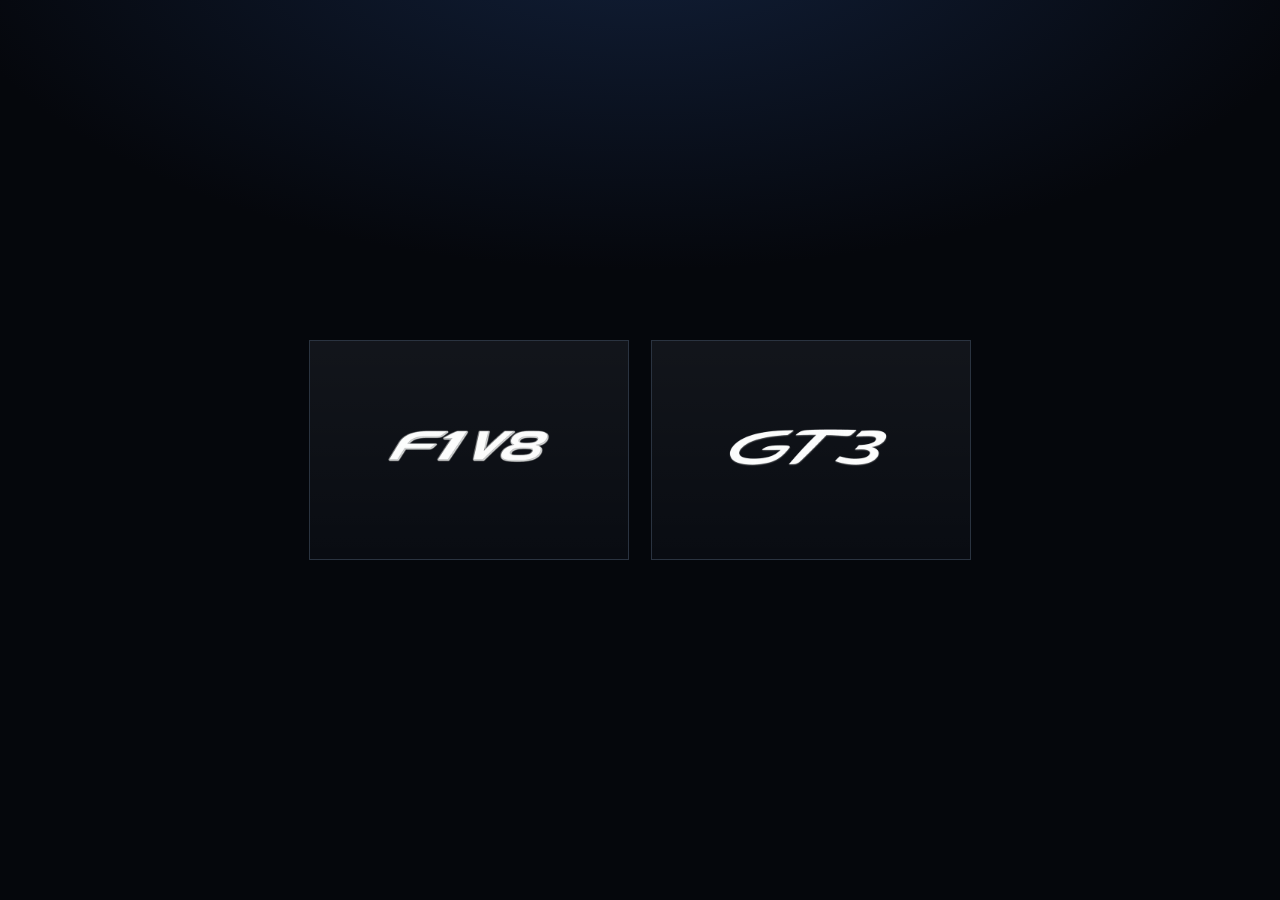
<file: index.html>
<!DOCTYPE html>
<html lang="pt-BR">
<head>
    <meta charset="UTF-8">
    <meta name="viewport" content="width=device-width, initial-scale=1.0">
    <title>Engine Sound Simulator</title>
    <link rel="stylesheet" href="launcher.css">
</head>
<body>
    <main class="launcher">
        <div class="launcher__list">
            <!-- Cada cartão abre o projeto original, intacto, na sua pasta. -->
            <a class="car" href="f1/index.html" aria-label="F1 V8">
                <img class="car__logo" src="assets/images/logo.png" alt="F1 V8">
            </a>

            <a class="car" href="gt3/index.html" aria-label="GT3">
                <img class="car__logo" src="assets/images/logo_gt3.png" alt="GT3">
            </a>
        </div>
    </main>
</body>
</html>
</file>
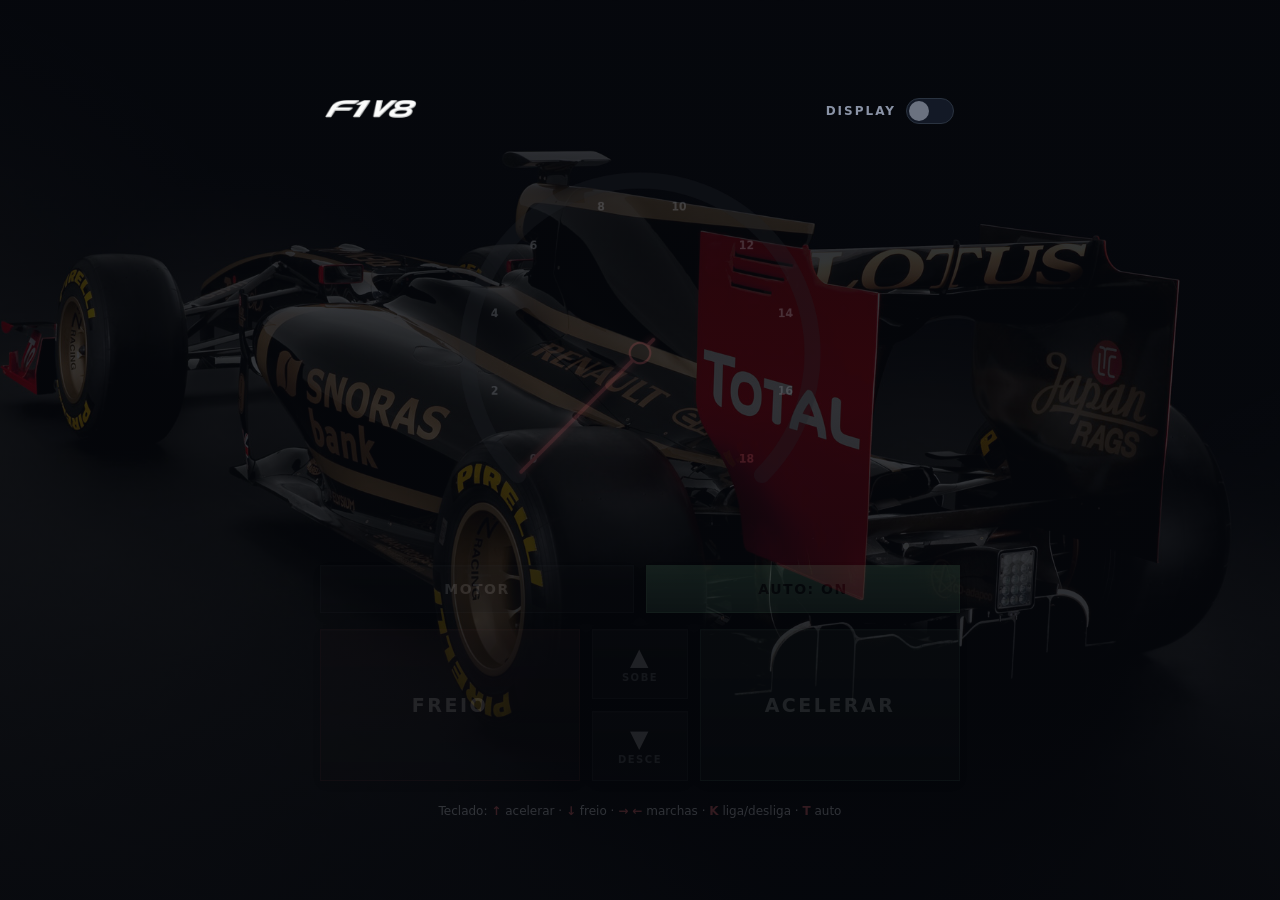
<file: f1/index.html>
<!DOCTYPE html>
<html lang="pt-BR">
<head>
    <meta charset="UTF-8">
    <meta name="viewport" content="width=device-width, initial-scale=1.0">
    <title>F1 V8 Engine Simulator</title>
    <link rel="stylesheet" href="css/style.css">
</head>
<body>
    <main class="dashboard">
        <header class="dashboard__header">
            <img id="vehicle-logo" class="dashboard__logo" src="img/logo.png" alt="F1 V8">

            <button id="display-switch" class="switch" aria-pressed="false" disabled>
                <span class="switch__label">DISPLAY</span>
                <span class="switch__track"><span class="switch__thumb"></span></span>
            </button>
        </header>

        <section class="cluster">
          <div class="cluster__gauge">
            <canvas id="tach" class="tach" width="520" height="520"></canvas>
            <canvas id="tach-needle" class="tach__needle" width="520" height="520"></canvas>

            <div class="cluster__gear readout readout--gear">
                <span class="readout__value" id="gear-value">N</span>
            </div>

            <div class="cluster__digits">
                <div class="readout readout--rpm">
                    <span class="readout__value" id="rpm-value">0</span>
                    <span class="readout__label">RPM</span>
                </div>
                <div class="readout readout--speed">
                    <span class="readout__value" id="speed-value">0</span>
                    <span class="readout__label">KM/H</span>
                </div>
            </div>
          </div><!-- /cluster__gauge -->
        </section>

        <section class="controls">
            <div class="controls__row controls__row--util">
                <button id="btn-engine" class="btn btn--util" disabled>MOTOR</button>
                <button id="btn-auto" class="btn btn--util" disabled>AUTO: OFF</button>
            </div>

            <div class="controls__row controls__row--main">
                <button id="btn-brake" class="btn btn--pedal btn--brake" disabled>FREIO</button>

                <div class="controls__gears">
                    <button id="btn-up" class="btn btn--gear" disabled>
                        <span class="btn--gear__ico">▲</span>
                        <span class="btn--gear__cap">SOBE</span>
                    </button>
                    <button id="btn-down" class="btn btn--gear" disabled>
                        <span class="btn--gear__ico">▼</span>
                        <span class="btn--gear__cap">DESCE</span>
                    </button>
                </div>

                <button id="btn-gas" class="btn btn--pedal btn--gas" disabled>ACELERAR</button>
            </div>

            <p class="hint">
                Teclado: <strong>↑</strong> acelerar ·
                <strong>↓</strong> freio ·
                <strong>→ ←</strong> marchas ·
                <strong>K</strong> liga/desliga ·
                <strong>T</strong> auto
            </p>
        </section>
    </main>

    <script type="module" src="js/app.js"></script>
</body>
</html>
</file>
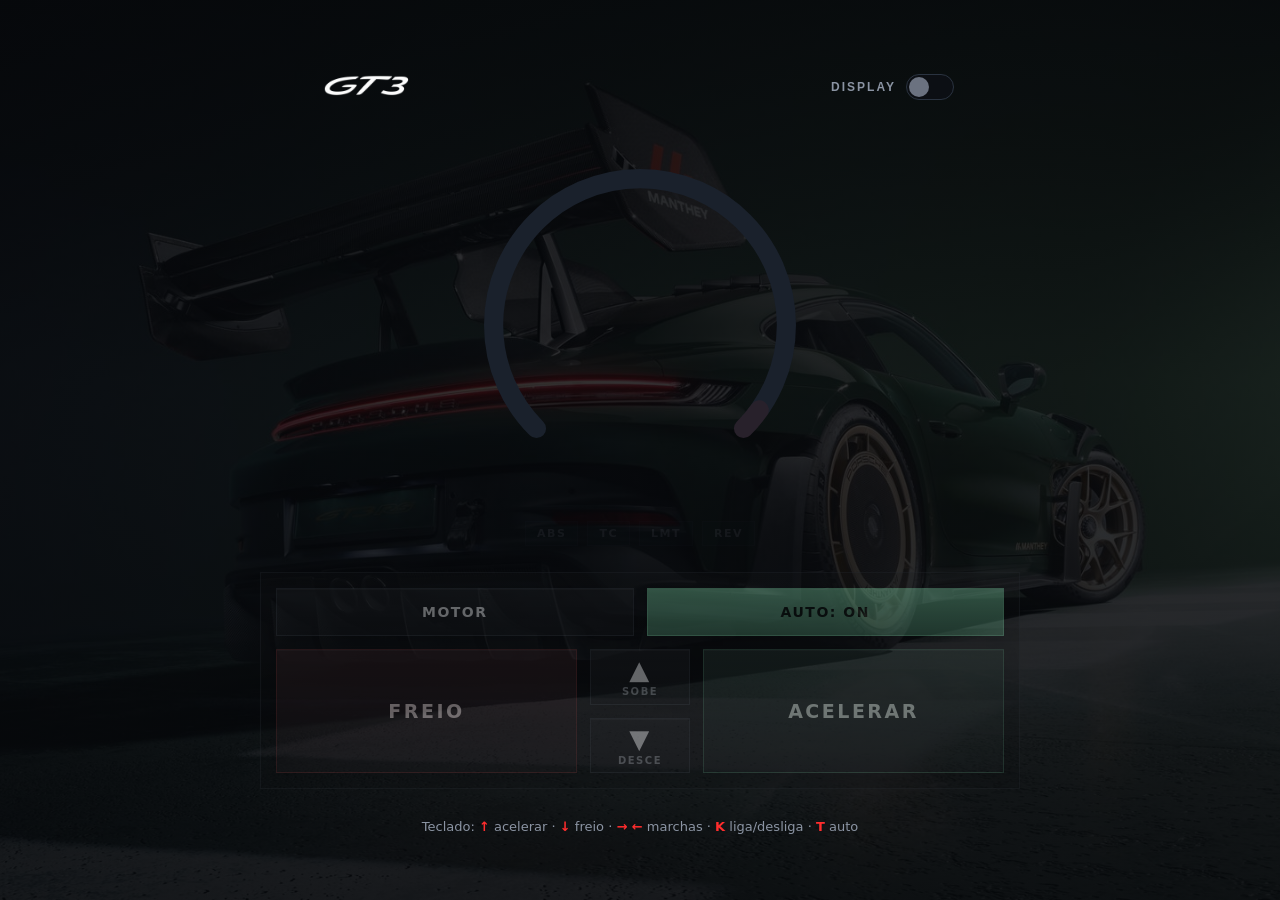
<file: gt3/index.html>
<!DOCTYPE html>
<html lang="pt-BR">
<head>
  <meta charset="UTF-8" />
  <meta name="viewport" content="width=device-width, initial-scale=1.0, maximum-scale=1.0, user-scalable=no" />
  <title>GT3 Sounds</title>
  <link rel="stylesheet" href="css/style.css" />
</head>
<body>
  <!-- Palco principal do simulador (visível desde o início). -->
  <main id="stage" class="stage">
    <div class="stage__inner">
      <!-- Cabeçalho: identidade + chave DISPLAY que liga o painel. -->
      <header class="topbar">
        <img class="topbar__logo" src="img/logo.png" alt="GT3 Screamer" />
        <button id="display-switch" class="switch" type="button" aria-pressed="false"
                aria-label="Ligar display">
          <span class="switch__label">DISPLAY</span>
          <span class="switch__track"><span class="switch__knob"></span></span>
        </button>
      </header>

      <!-- O painel digital é montado aqui por dashboard.js (começa apagado). -->
      <div id="dashboard"></div>

      <!-- Painel de controle na tela (toque/mouse). O teclado também funciona.
           Fica desabilitado até a chave DISPLAY ligar o sistema. -->
      <div class="pad is-disabled" id="pad">
        <!-- Linha superior: ações discretas -->
        <div class="pad__row pad__row--top">
          <button id="ign-button" type="button" class="btn btn--util">MOTOR</button>
          <button id="auto-button" type="button" class="btn btn--util is-active">AUTO: ON</button>
        </div>

        <!-- Linha principal: freio | marchas | acelerador -->
        <div class="pad__row pad__row--main">
          <button id="brake-button" type="button" class="btn btn--pedal btn--brake">FREIO</button>

          <div class="pad__gears">
            <button id="gearup-button" type="button" class="btn btn--gear">
              <span class="btn--gear__ico">▲</span><span class="btn--gear__cap">SOBE</span>
            </button>
            <button id="geardown-button" type="button" class="btn btn--gear">
              <span class="btn--gear__ico">▼</span><span class="btn--gear__cap">DESCE</span>
            </button>
          </div>

          <button id="throttle-button" type="button" class="btn btn--pedal btn--gas">ACELERAR</button>
        </div>
      </div>

      <p class="stage__hint" id="controls-hint">
        Teclado: <strong style="color:var(--accent)">↑</strong> acelerar ·
        <strong style="color:var(--accent)">↓</strong> freio ·
        <strong style="color:var(--accent)">→ ←</strong> marchas ·
        <strong style="color:var(--accent)">K</strong> liga/desliga ·
        <strong style="color:var(--accent)">T</strong> auto
      </p>
    </div>
  </main>

  <!-- Ponto de entrada. type="module" habilita ES6 Modules. -->
  <script type="module" src="js/main.js"></script>
</body>
</html>
</file>
<file: launcher.css>
/* launcher.css — tela inicial de escolha do carro */

:root {
    --bg:      #05070c;
    --panel:   #12161d;
    --line:    #2a3340;
    --text:    #eef2f7;
    --muted:   #8b94a3;
    --accent:  #00e0ff;
    --font:    "Segoe UI", system-ui, -apple-system, Roboto, sans-serif;
}

* { box-sizing: border-box; margin: 0; padding: 0; }

body {
    font-family: var(--font);
    color: var(--text);
    min-height: 100vh;
    display: flex;
    align-items: center;
    justify-content: center;
    padding: 24px;
    background:
        radial-gradient(1200px 600px at 50% -10%, #12203a 0%, transparent 60%),
        var(--bg);
}

.launcher {
    width: 100%;
    max-width: 760px;
    display: flex;
    flex-direction: column;
    align-items: center;
    gap: 34px;
}
.launcher__title {
    font-size: clamp(20px, 5vw, 32px);
    font-weight: 800;
    letter-spacing: 6px;
    text-transform: uppercase;
}
.launcher__list {
    display: flex;
    flex-wrap: wrap;
    justify-content: center;
    gap: 22px;
    width: 100%;
}

.car {
    flex: 1 1 240px;
    max-width: 320px;
    min-height: 220px;
    display: flex;
    flex-direction: column;
    align-items: center;
    justify-content: center;
    gap: 14px;
    padding: 30px 22px;
    text-decoration: none;
    color: var(--text);
    background: linear-gradient(180deg, rgba(255,255,255,.04), transparent), rgba(12,15,20,.7);
    border: 1px solid var(--line);
    transition: transform .08s ease, border-color .15s ease, box-shadow .15s ease;
}
.car:hover {
    border-color: var(--accent);
    box-shadow: 0 0 28px rgba(0,224,255,.18);
    transform: translateY(-3px);
}
.car:active { transform: translateY(0); }
.car__logo {
    height: clamp(84px, 20vw, 120px);
    max-width: 85%;
    object-fit: contain;
}
</file>
<file: f1/css/style.css>
/* =============================================================================
   style.css — Painel estilo Fórmula 1 (dark)
   ========================================================================== */

:root {
    --bg:        #05070c;
    --panel:     #0d111a;
    --panel-2:   #131926;
    --border:    #1e2637;
    --line-2:    #2a3340;              /* borda dos botões (estilo gt3) */
    --glass:     rgba(255,255,255,.04); /* véu de vidro dos botões */
    --text:      #e6e9ef;
    --muted:     #8a93a6;
    --accent:    #ff2e3f;   /* vermelho F1 */
    --accent-2:  #00e0ff;   /* ciano HUD */
    --green:     #2ee66a;
    --yellow:    #ffcc33;
    --radius:    14px;
    --font:      "Segoe UI", system-ui, -apple-system, Roboto, sans-serif;
    --mono:      "Consolas", "SF Mono", ui-monospace, monospace;
}

* { box-sizing: border-box; margin: 0; padding: 0; }

/* ------------------------------------------------------- Seletor de carro -- */
.selector {
    width: 100%;
    max-width: 720px;
    display: flex;
    flex-direction: column;
    align-items: center;
    gap: 28px;
}
.selector[hidden] { display: none; }
.selector__title {
    font-size: clamp(20px, 5vw, 30px);
    font-weight: 800;
    letter-spacing: 6px;
    text-transform: uppercase;
    color: var(--text);
}
.selector__list {
    display: flex;
    flex-wrap: wrap;
    justify-content: center;
    gap: 20px;
    width: 100%;
}
.vehicle-card {
    flex: 1 1 220px;
    max-width: 300px;
    min-height: 200px;
    display: flex;
    flex-direction: column;
    align-items: center;
    justify-content: center;
    gap: 12px;
    padding: 28px 20px;
    background: linear-gradient(180deg, var(--glass), transparent), rgba(12,15,20,.7);
    border: 1px solid var(--line-2);
    color: var(--text);
    cursor: pointer;
    transition: transform .08s ease, border-color .15s ease, box-shadow .15s ease;
}
.vehicle-card:hover {
    border-color: var(--accent-2);
    box-shadow: 0 0 26px rgba(0,224,255,.18);
    transform: translateY(-2px);
}
.vehicle-card:active { transform: translateY(0); }
.vehicle-card__logo {
    height: 64px;
    max-width: 78%;
    object-fit: contain;
}
.vehicle-card__name {
    font-size: 22px;
    font-weight: 800;
    letter-spacing: 3px;
}
.vehicle-card__tag {
    font-size: 12px;
    letter-spacing: 2px;
    text-transform: uppercase;
    color: var(--muted);
}

#app[hidden] { display: none; }

body {
    font-family: var(--font);
    color: var(--text);
    /* Foto de fundo sob um véu escuro (mais escuro no topo/base, mais claro no
       meio). Fixa na viewport para cobrir de forma estável. */
    background:
        linear-gradient(180deg, rgba(5,7,12,.88) 0%, rgba(5,7,12,.78) 45%, rgba(5,7,12,.92) 100%),
        url('../img/f1.png') center center / cover no-repeat fixed;
    background-color: var(--bg);
    min-height: 100vh;
    display: flex;
    align-items: center;
    justify-content: center;
    padding: 24px;
}

/* ------------------------------------------------------------- Dashboard -- */
/* Sem "caixa": o painel fica transparente sobre a foto de fundo. */
.dashboard {
    width: 100%;
    max-width: 640px;
    background: none;
    border: none;
    border-radius: 0;
    padding: 0;
    box-shadow: none;
}

.dashboard__header {
    display: flex;
    align-items: center;
    justify-content: space-between;
    gap: 12px;
    margin-bottom: 18px;
}
.dashboard__logo {
    height: clamp(40px, 11vw, 68px);
    width: auto;
    max-width: 62%;
    object-fit: contain;
    display: block;
}

/* ------------------------------------------------------ Chave DISPLAY ----- */
/* Interruptor transparente (rótulo + toggle), estilo gt3 — sem pílula. */
.switch {
    display: flex;
    align-items: center;
    gap: 10px;
    flex: 0 0 auto;
    padding: 6px;
    background: none;
    border: none;
    cursor: pointer;
    font-family: var(--font);
    transition: opacity .2s ease;
    -webkit-tap-highlight-color: transparent;
}
.switch:disabled { opacity: .35; cursor: not-allowed; }

.switch__label {
    font-size: clamp(10px, 2.6vw, 12px);
    font-weight: 800;
    letter-spacing: 2px;
    color: var(--muted);
    transition: color .15s ease;
}
.switch__track {
    position: relative;
    width: 48px; height: 26px;
    border-radius: 999px;
    background: var(--panel-2);
    border: 1px solid var(--line-2);
    transition: background .15s ease, border-color .15s ease;
}
.switch__thumb {
    position: absolute;
    top: 2px; left: 2px;
    width: 20px; height: 20px;
    border-radius: 50%;
    background: #6b7280;
    transition: transform .15s ease, background .15s ease;
}
.switch[aria-pressed="true"] .switch__label { color: var(--text); }
.switch[aria-pressed="true"] .switch__track {
    background: rgba(46,230,106,.22);
    border-color: var(--green);
}
.switch[aria-pressed="true"] .switch__thumb {
    transform: translateX(22px);
    background: var(--green);
}

/* Painel apagado: escurece cluster e controles, mas mantém a chave viva. */
.dashboard--off .cluster,
.dashboard--off .controls {
    opacity: .3;
    filter: grayscale(0.6);
    transition: opacity .4s, filter .4s;
    pointer-events: none;
}

/* Com a chave desligada, os dígitos (marcha, RPM, km/h) somem por completo. */
.cluster__gear,
.cluster__digits {
    transition: opacity .3s ease;
}
.dashboard--off .cluster__gear,
.dashboard--off .cluster__digits {
    opacity: 0;
}

/* --------------------------------------------------------------- Cluster -- */
.cluster {
    position: relative;
    display: flex;
    flex-direction: column;
    align-items: center;
    margin-bottom: 22px;
}
/* Área do mostrador: referência de posicionamento das camadas.
   Proporção do velocímetro igual ao gt3 (clamp responsivo). */
.cluster__gauge {
    position: relative;
    width: clamp(260px, 80vw, 380px);
    max-width: 100%;
    aspect-ratio: 1 / 1;
}

/* Camada de fundo (arcos/marcações/miolo). */
.tach {
    display: block;
    width: 100%;
    height: 100%;
    position: relative;
    z-index: 0;
}

/* Camada do ponteiro: ACIMA dos números, sem capturar cliques. */
.tach__needle {
    position: absolute;
    inset: 0;
    width: 100%;
    height: 100%;
    z-index: 2;
    pointer-events: none;
}

/* Marcha no topo do velocímetro. */
.cluster__gear {
    position: absolute;
    top: 33%;
    left: 50%;
    transform: translate(-50%, -50%);
    text-align: center;
    z-index: 1;
}

/* RPM e KM/H embaixo do centro. */
.cluster__digits {
    position: absolute;
    top: 66%;                 /* abaixo, longe da base do ponteiro */
    left: 50%;
    transform: translate(-50%, -50%);
    display: flex;
    gap: 34px;
    align-items: flex-end;
    z-index: 1;               /* entre o fundo e o ponteiro */
}
.readout { text-align: center; min-width: 70px; }
.readout__value {
    display: block;
    font-family: var(--mono);
    font-weight: 700;
    line-height: 1;
    color: var(--text);
}
.readout__label {
    display: block;
    font-size: 10px;
    letter-spacing: 2px;
    color: var(--muted);
    margin-top: 6px;
}
.readout--gear  .readout__value { font-size: 48px; color: var(--accent-2); }
.readout--rpm   .readout__value { font-size: 27px; }
.readout--speed .readout__value { font-size: 27px; }

/* -------------------------------------------------------------- Controls -- */
.controls { display: flex; flex-direction: column; gap: 16px; }
.controls__row { display: flex; gap: 12px; }

/* Véu de vidro sobre painel — base de todos os botões (estilo gt3). */
.btn {
    flex: 1;
    display: flex;
    align-items: center;
    justify-content: center;
    padding: 15px 10px;
    border: 1px solid var(--line-2);
    border-radius: 0;                 /* cantos retos, estilo painel */
    background: linear-gradient(180deg, var(--glass), transparent), var(--panel);
    color: var(--text);
    font-family: var(--font);
    font-size: 15px;
    font-weight: 800;
    letter-spacing: 1.5px;
    cursor: pointer;
    box-shadow: inset 0 1px 0 rgba(255,255,255,.06), 0 4px 12px rgba(0,0,0,.3);
    transition: transform .05s ease, background .12s ease, border-color .12s ease,
                filter .12s ease, opacity .2s ease;
    -webkit-user-select: none; user-select: none;
    -webkit-tap-highlight-color: transparent;
}
.btn:active:not(:disabled) { transform: translateY(1px); filter: brightness(1.08); }
.btn:disabled { opacity: .4; cursor: not-allowed; }

/* Linha principal: pedais (esticam) + coluna de marchas (fixa). */
.controls__row--main { align-items: stretch; }
.controls__gears {
    display: flex;
    flex-direction: column;
    gap: 12px;
    flex: 0 0 auto;
}

/* Botões utilitários (MOTOR / AUTO) — segmentados, largura total. */
.btn--util { flex: 1 1 0; padding: 15px 14px; font-size: 14px; }

/* Estado "aceso" (motor ligado / auto on): verde sólido. */
.btn--util.is-active {
    background: linear-gradient(180deg, var(--green), #1f8a55), var(--panel);
    border-color: var(--green);
    color: #04140c;
}

/* Pedais grandes (FREIO / ACELERAR). */
.btn--pedal {
    flex: 1 1 0;
    min-height: 118px;
    font-size: 19px;
    text-transform: uppercase;
    letter-spacing: 2.5px;
}
.btn--gas {
    background: linear-gradient(180deg, rgba(53,208,127,.18), rgba(53,208,127,.03)), var(--panel);
    border-color: rgba(53,208,127,.4);
    color: #d7f7e6;
}
.btn--gas.is-active {
    background: linear-gradient(180deg, var(--green), #1f8a55), var(--panel);
    border-color: var(--green);
    color: #04140c;
}
.btn--brake {
    background: linear-gradient(180deg, rgba(255,45,45,.18), rgba(255,45,45,.03)), var(--panel);
    border-color: rgba(255,45,45,.4);
    color: #ffdcdc;
}
.btn--brake.is-active {
    background: linear-gradient(180deg, var(--accent), #7a1414), var(--panel);
    border-color: var(--accent);
    color: #fff;
}

/* Setas de marcha: ícone + legenda empilhados. */
.btn--gear {
    width: 96px;
    flex: 1 1 0;
    flex-direction: column;
    gap: 3px;
}
.btn--gear__ico { font-size: 24px; line-height: 1; }
.btn--gear__cap {
    font-size: 10px;
    letter-spacing: 1.5px;
    color: var(--muted);
}

/* Botão MOTOR em modo "carregando" (bomba escorvando). */
.btn--loading {
    color: var(--yellow) !important;
    animation: pulse 1s ease-in-out infinite;
}
@keyframes pulse { 50% { opacity: .5; } }

/* ------------------------------------------------------------------ Hint -- */
.hint {
    display: none;               /* só no PC (ver media query abaixo) */
    text-align: center;
    color: var(--muted);
    font-size: 12px;
    line-height: 1.8;
    margin-top: 4px;
}
.hint strong { color: var(--accent); }

/* Mostra a dica de teclado só em dispositivos com mouse (desktop). */
@media (hover: hover) and (pointer: fine) {
    .hint { display: block; }
}
kbd {
    background: var(--panel-2);
    border: 1px solid var(--border);
    border-radius: 6px;
    padding: 1px 7px;
    font-family: var(--mono);
    font-size: 11px;
    color: var(--text);
}

/* ---------------------------------------------------------- Responsivo --- */
@media (max-width: 520px) {
    .cluster__digits { gap: 16px; }
    .readout--gear .readout__value { font-size: 44px; }
    .btn { font-size: 13px; padding: 13px 8px; }
}
</file>
<file: gt3/css/style.css>
/*
 * style.css — GT3 Screamer
 * -----------------------------------------------------------------------------
 * Visual e responsividade do simulador. Mobile-first:
 *   - Preenche a tela do celular usando 100dvh (lida com a barra do navegador).
 *   - Controles ancorados na base (zona do polegar); painel no topo.
 *   - Respeita notch/safe-areas (env(safe-area-inset-*)).
 *   - Tipografia e espaçamentos escalam com clamp().
 *   - Modo paisagem ergonômico (freio à esquerda, acelerador à direita).
 *
 * Os nomes de classe são compartilhados com dashboard.js / index.html — mantê-los
 * é o que preserva a integração; aqui só evoluímos o estilo.
 * -----------------------------------------------------------------------------
 */

:root {
  --bg: #080a0e;
  --bg-2: #0d1017;
  --panel: #12161d;
  --panel-2: #0c0f14;
  --line: #1e2530;
  --line-2: #2a3340;

  --accent: #ff2d2d;
  --accent-2: #ff7a3d;
  --accent-dim: #7a1414;
  --ok: #35d07f;
  --warn: #ffd23d;

  --text: #eef2f7;
  --text-dim: #8b94a3;

  --glass: rgba(255, 255, 255, 0.04);
  --radius: 16px;
  --radius-lg: 22px;

  --font: 'Segoe UI', system-ui, -apple-system, sans-serif;
  --font-mono: 'Consolas', 'SF Mono', ui-monospace, monospace;

  /* Insets de área segura (notch); 0 quando não aplicável. */
  --safe-t: env(safe-area-inset-top, 0px);
  --safe-r: env(safe-area-inset-right, 0px);
  --safe-b: env(safe-area-inset-bottom, 0px);
  --safe-l: env(safe-area-inset-left, 0px);
}

* {
  box-sizing: border-box;
  margin: 0;
  padding: 0;
}

html {
  min-height: 100%;
  /* Foto de fundo (GT3) sob um véu escuro. Fica no elemento raiz para cobrir a
     viewport de forma estável (não escorrega ao rolar, sem o bug do
     background-attachment:fixed no iOS). Mais escuro no topo/base (onde estão o
     cabeçalho e os controles) e mais claro no meio (onde aparece o carro). */
  background:
    linear-gradient(180deg, rgba(6, 8, 11, 0.9) 0%, rgba(6, 8, 11, 0.82) 42%, rgba(6, 8, 11, 0.92) 100%),
    url('../img/gt3.jpeg') center center / cover no-repeat;
  background-color: var(--bg);
}

body {
  min-height: 100dvh;
  font-family: var(--font);
  color: var(--text);
  overflow-x: hidden;
  overscroll-behavior: none;
  -webkit-text-size-adjust: 100%;
}

/* ===========================================================================
   Cabeçalho: identidade + chave DISPLAY
   =========================================================================== */

.topbar {
  width: 100%;
  max-width: 640px;
  display: flex;
  align-items: center;
  justify-content: space-between;
  gap: 12px;
}

.topbar__logo {
  height: clamp(38px, 11vw, 64px);
  width: auto;
  max-width: 62%;
  object-fit: contain;
  display: block;
}

/* Chave (toggle) estilo interruptor */
.switch {
  display: flex;
  align-items: center;
  gap: 10px;
  padding: 6px;
  background: none;
  border: none;
  cursor: pointer;
  -webkit-tap-highlight-color: transparent;
  touch-action: manipulation;
}

.switch__label {
  font-size: clamp(10px, 2.6vw, 12px);
  font-weight: 800;
  letter-spacing: 2px;
  color: var(--text-dim);
  transition: color 0.15s ease;
}

.switch__track {
  position: relative;
  width: 48px;
  height: 26px;
  border-radius: 999px;
  background: var(--panel-2);
  border: 1px solid var(--line-2);
  transition: background 0.15s ease, border-color 0.15s ease;
}

.switch__knob {
  position: absolute;
  top: 2px;
  left: 2px;
  width: 20px;
  height: 20px;
  border-radius: 50%;
  background: #6b7280;
  transition: transform 0.15s ease, background 0.15s ease;
}

.switch.is-on .switch__label {
  color: var(--text);
}

.switch.is-on .switch__track {
  background: rgba(53, 208, 127, 0.22);
  border-color: var(--ok);
}

.switch.is-on .switch__knob {
  transform: translateX(22px);
  background: var(--ok);
}

/* ===========================================================================
   Palco principal — layout que preenche a tela (mobile-first)
   =========================================================================== */

.stage {
  min-height: 100dvh;
  display: flex;
  flex-direction: column;
  align-items: center;
  padding:
    calc(18px + var(--safe-t))
    calc(16px + var(--safe-r))
    calc(24px + var(--safe-b))
    calc(16px + var(--safe-l));
}

.stage[hidden] {
  display: none;
}

/* margin: auto 0 -> centraliza verticalmente com folga quando há espaço; ao
   faltar espaço, as margens colapsam e o conteúdo rola (sem cortar o topo). */
.stage__inner {
  width: 100%;
  max-width: 760px;
  margin: auto 0;
  display: flex;
  flex-direction: column;
  align-items: center;
  gap: clamp(14px, 3vh, 26px);
}

.dash {
  width: 100%;
}

.pad {
  width: 100%;
}

.stage__hint {
  display: none; /* dica de teclado só no desktop (ver media query) */
  max-width: 640px;
  text-align: center;
  line-height: 1.8;
  color: var(--text-dim);
  font-size: 13px;
}

.stage__hint strong {
  color: var(--accent-2);
}

/* ===========================================================================
   Painel digital — tacômetro de arco (dashboard.js)
   =========================================================================== */

.dash {
  width: 100%;
  display: flex;
  flex-direction: column;
  align-items: center;
  gap: clamp(8px, 2vh, 16px);
  user-select: none;
  -webkit-user-select: none;
}

/* Tacômetro: arco SVG com conteúdo central sobreposto */
.gauge {
  position: relative;
  width: clamp(240px, 80vw, 360px);
  aspect-ratio: 1 / 1;
}

.gauge__svg {
  width: 100%;
  height: 100%;
  display: block;
  overflow: visible;
}

.gauge__track {
  stroke: #1a212c;
}

.gauge__redzone {
  stroke: rgba(255, 45, 45, 0.28);
}

.gauge__progress {
  --rev: var(--ok);
  stroke: var(--rev);
  transition: stroke 0.18s linear, opacity 0.25s ease;
}

/* Conteúdo central (acima do centro, na "boca" do arco — deixa espaço para a
   linha de baixo com RPM e marcha). */
.gauge__center {
  position: absolute;
  inset: 0 0 26% 0;
  display: flex;
  flex-direction: column;
  align-items: center;
  justify-content: center;
  gap: 2px;
  pointer-events: none;
}

/* Velocidade em destaque no centro */
.gauge__speed-big {
  font-family: var(--font-mono);
  font-weight: 800;
  line-height: 0.9;
  font-size: clamp(52px, 19vw, 88px);
  color: var(--text);
  font-variant-numeric: tabular-nums;
}

.gauge__unit {
  margin-top: 4px;
  font-size: clamp(11px, 2.8vw, 13px);
  letter-spacing: 3px;
  color: var(--text-dim);
}

/* RPM no canto inferior esquerdo, alinhado com a marcha. */
.gauge__rpm {
  position: absolute;
  top: 63%;
  left: 26%;
  transform: translateY(-50%);
  display: flex;
  flex-direction: column;      /* número em cima, "RPM" embaixo (como no F1) */
  align-items: center;
  gap: 2px;
  pointer-events: none;
  font-family: var(--font-mono);
  font-variant-numeric: tabular-nums;
}

.gauge__rpm span {
  font-size: clamp(14px, 4vw, 19px);
  font-weight: 800;
  color: var(--text);
  min-width: 5ch;                     /* largura fixa: o número não "empurra" o RPM */
  text-align: center;
  font-variant-numeric: tabular-nums; /* dígitos de largura uniforme */
}

.gauge__rpm em {
  font-style: normal;
  font-size: clamp(9px, 2.4vw, 11px);
  letter-spacing: 1px;
  color: var(--text-dim);
}

/* Marcha: só o número (sem caixa/rótulo), embaixo à direita, dentro do arco. */
.gauge__gearbox {
  position: absolute;
  top: 63%;
  right: 26%;
  transform: translateY(-50%);
  pointer-events: none;
}

.gauge__gear {
  font-family: var(--font-mono);
  font-weight: 800;
  line-height: 1;
  font-size: clamp(30px, 9vw, 42px);
  color: #22d3ee;
  transition: color 0.15s ease;
}

/* Estados */
.gauge.is-redline .gauge__gear {
  color: var(--accent);
}

.gauge.is-limiter .gauge__progress {
  animation: gauge-pulse 0.1s steps(2, jump-none) infinite;
}

@keyframes gauge-pulse {
  50% {
    opacity: 0.3;
  }
}

/* Telltales (base) */
.gauge__status {
  display: flex;
  gap: clamp(6px, 1.6vw, 9px);
}

.pill {
  font-size: clamp(9px, 2.4vw, 11px);
  font-weight: 800;
  letter-spacing: 1.5px;
  color: var(--text-dim);
  padding: 5px 11px;
  border-radius: 0;
  background: var(--panel);
  border: 1px solid var(--line);
  opacity: 0.55;
  transition: all 0.12s ease;
}

/* Ativo: só o TEXTO (e a borda) muda de cor — sem preencher o botão. */
.pill.is-on {
  opacity: 1;
}

#dash-abs.is-on {
  color: var(--accent-2);
  border-color: var(--accent-2);
}

#dash-tc.is-on {
  color: var(--warn);
  border-color: var(--warn);
}

#dash-lmt.is-on {
  color: var(--accent);
  border-color: var(--accent);
}

#dash-rev.is-on {
  color: var(--warn);
  border-color: var(--warn);
}

/* ===========================================================================
   Painel de controle na tela (toque / mouse)
   =========================================================================== */

/* Console: agrupa os controles num painel discreto (organização visual). */
.pad {
  display: flex;
  flex-direction: column;
  gap: clamp(10px, 2.4vw, 13px);
  padding: clamp(11px, 2.8vw, 15px);
  background: linear-gradient(180deg, rgba(255, 255, 255, 0.02), transparent), rgba(12, 15, 20, 0.55);
  border: 1px solid var(--line);
  border-radius: 0;
}

.pad__row {
  display: flex;
  gap: clamp(10px, 2.4vw, 13px);
}

.pad__row--main {
  align-items: stretch;
}

.pad__gears {
  display: flex;
  flex-direction: column;
  gap: clamp(10px, 2.4vw, 13px);
  flex: 0 0 auto;
}

/* Base de todos os botões: alvos grandes, sem seleção/zoom. */
.btn {
  position: relative;
  display: flex;
  align-items: center;
  justify-content: center;
  font-family: var(--font);
  font-weight: 800;
  letter-spacing: 1.5px;
  color: var(--text);
  background: linear-gradient(180deg, var(--glass), transparent), var(--panel);
  border: 1px solid var(--line-2);
  border-radius: 0;
  cursor: pointer;
  user-select: none;
  -webkit-user-select: none;
  -webkit-touch-callout: none;
  -webkit-tap-highlight-color: transparent;
  touch-action: none;
  box-shadow: inset 0 1px 0 rgba(255, 255, 255, 0.06), 0 4px 12px rgba(0, 0, 0, 0.3);
  transition: transform 0.05s ease, background 0.12s ease, border-color 0.12s ease,
    filter 0.12s ease;
}

.btn:active {
  transform: translateY(1px);
  filter: brightness(1.08);
}

/* Botões utilitários (motor / auto) — largura total, estilo segmentado. */
.btn--util {
  flex: 1 1 0;
  padding: clamp(11px, 2.8vw, 15px) 14px;
  font-size: clamp(12px, 3vw, 14px);
}

/* Pedais grandes (freio / acelerador) */
.btn--pedal {
  flex: 1 1 0;
  min-height: clamp(92px, 23vw, 124px);
  font-size: clamp(15px, 4vw, 19px);
  text-transform: uppercase;
  letter-spacing: 2.5px;
}

.btn--gas {
  background: linear-gradient(180deg, rgba(53, 208, 127, 0.18), rgba(53, 208, 127, 0.03)), var(--panel);
  border-color: rgba(53, 208, 127, 0.4);
  color: #d7f7e6;
}

.btn--brake {
  background: linear-gradient(180deg, rgba(255, 45, 45, 0.18), rgba(255, 45, 45, 0.03)), var(--panel);
  border-color: rgba(255, 45, 45, 0.4);
  color: #ffdcdc;
}

/* Setas de marcha: ícone + legenda */
.btn--gear {
  width: clamp(72px, 20vw, 100px);
  flex: 1 1 0;
  flex-direction: column;
  gap: 3px;
}

.btn--gear__ico {
  font-size: clamp(20px, 5.5vw, 26px);
  line-height: 1;
}

.btn--gear__cap {
  font-size: clamp(8px, 2.2vw, 10px);
  letter-spacing: 1.5px;
  color: var(--text-dim);
}

/* Estados acesos (pressionado / ligado) */
.btn--gas.is-active {
  background: linear-gradient(180deg, var(--ok), #1f8a55);
  border-color: var(--ok);
  color: #04140c;
}

.btn--brake.is-active {
  background: linear-gradient(180deg, var(--accent), var(--accent-dim));
  border-color: var(--accent);
  color: #fff;
}

.btn--util.is-active {
  background: linear-gradient(180deg, var(--ok), #1f8a55);
  border-color: var(--ok);
  color: #04140c;
}

.btn--gear:active .btn--gear__cap {
  color: inherit;
}

/* ===========================================================================
   Responsividade
   =========================================================================== */

/* Desktop / telas largas: um pouco mais de respiro entre painel e controles. */
@media (min-width: 760px) {
  .stage__inner {
    gap: 26px;
  }
}

/* Dica de teclado só em dispositivos com mouse/teclado (computador) — nunca em
   telas de toque, mesmo em paisagem larga. */
@media (hover: hover) and (pointer: fine) {
  .stage__hint {
    display: block;
  }
}

/* Celular em paisagem (baixo e largo): compacta o painel para caber tudo. */
@media (orientation: landscape) and (max-height: 520px) {
  .stage__inner {
    max-width: 900px;
    gap: 8px;
  }
  .gauge {
    width: clamp(170px, 46vh, 300px);
  }
  .gauge__gear {
    font-size: clamp(46px, 20vh, 88px);
  }
  .btn--pedal {
    min-height: clamp(60px, 24vh, 104px);
  }
  .gauge__status .pill {
    padding: 4px 9px;
  }
}

/* ===========================================================================
   Estados de energia: chave DISPLAY apagada e pad travado
   =========================================================================== */

.gauge__center,
.gauge__rpm,
.gauge__gearbox,
.gauge__redzone,
.gauge__status {
  transition: opacity 0.25s ease;
}

/* Painel apagado: some o conteúdo, deixando só o trilho tênue (tela "off"). */
.dash.is-off .gauge__center,
.dash.is-off .gauge__rpm,
.dash.is-off .gauge__gearbox,
.dash.is-off .gauge__progress {
  opacity: 0;
}

.dash.is-off .gauge__redzone {
  opacity: 0.22;
}

.dash.is-off .gauge__status {
  opacity: 0.18;
}

/* Controles travados até a chave DISPLAY ligar o sistema. */
.pad.is-disabled {
  opacity: 0.4;
  pointer-events: none;
  filter: grayscale(0.5);
}

/* Botões de dirigir travados até o motor ligar (freio/marchas/acelerador). */
.btn.is-locked {
  opacity: 0.4;
  pointer-events: none;
  filter: grayscale(0.5);
}
</file>
